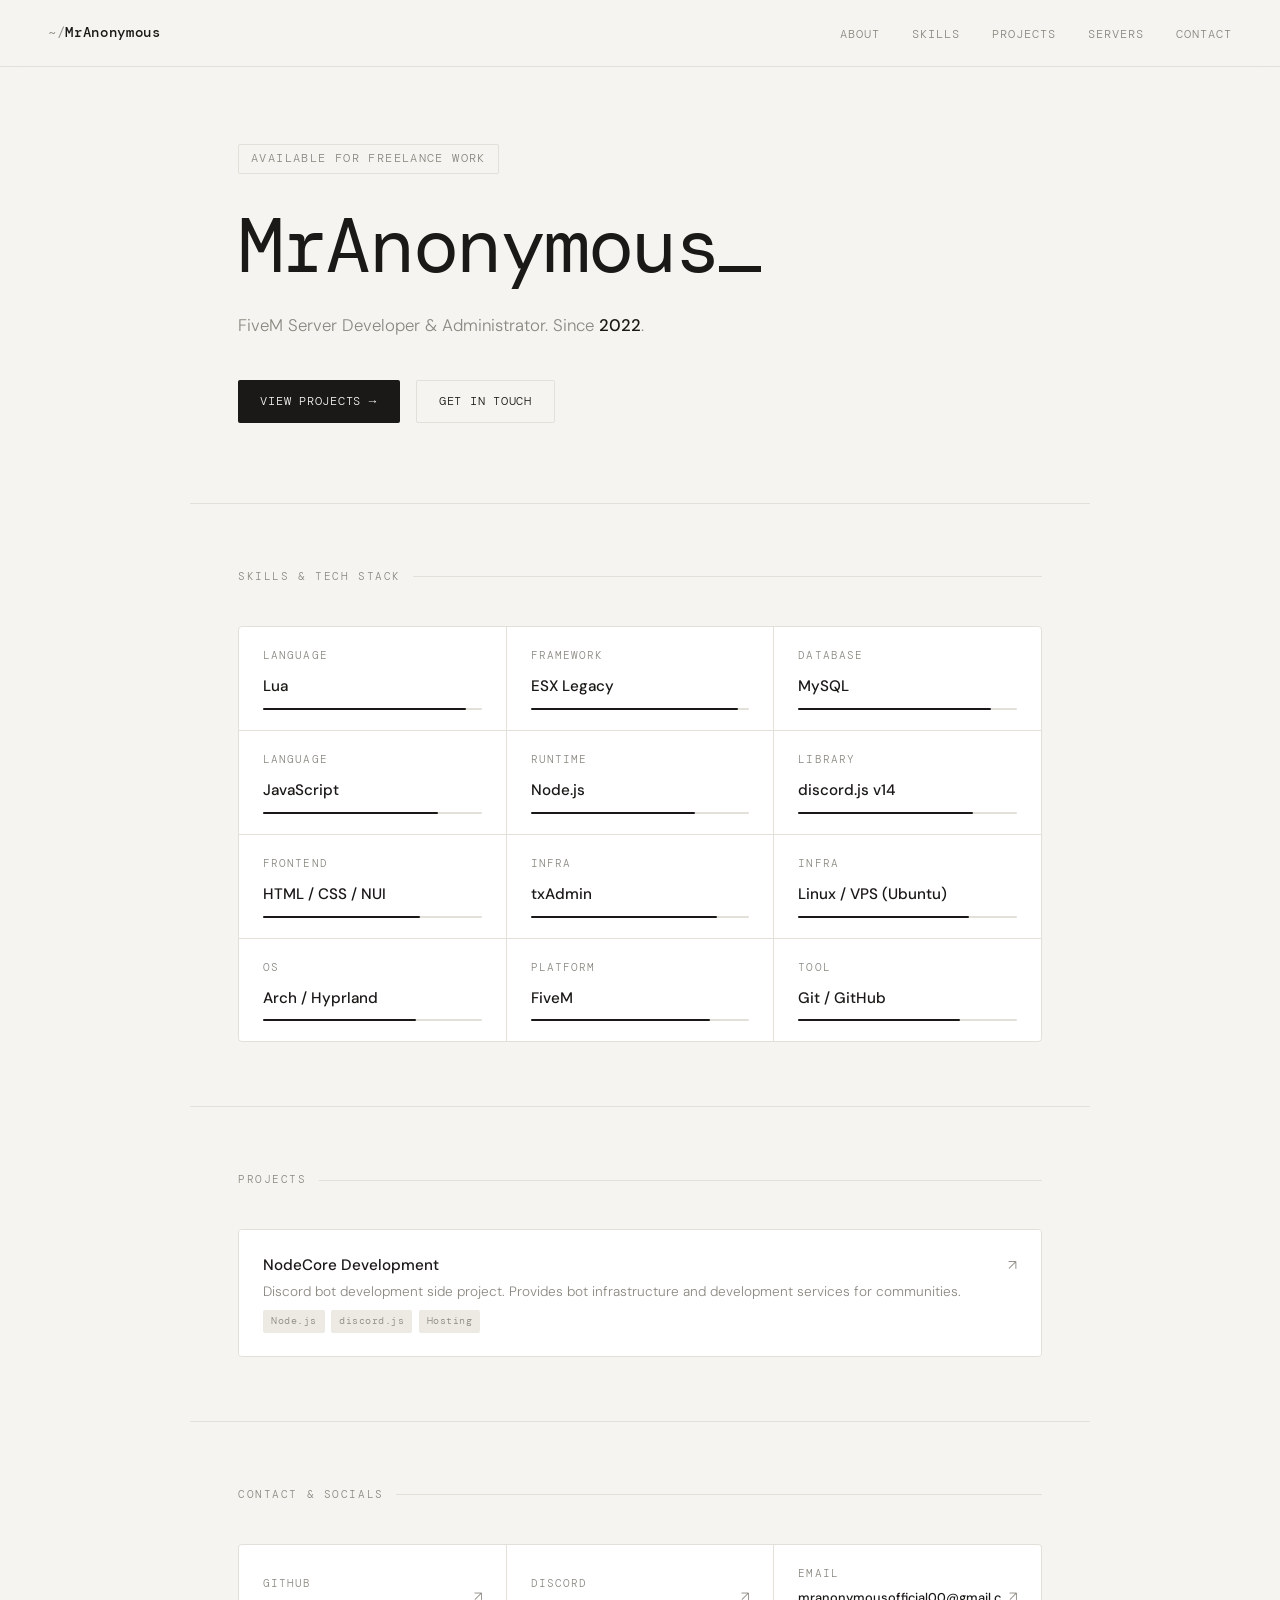
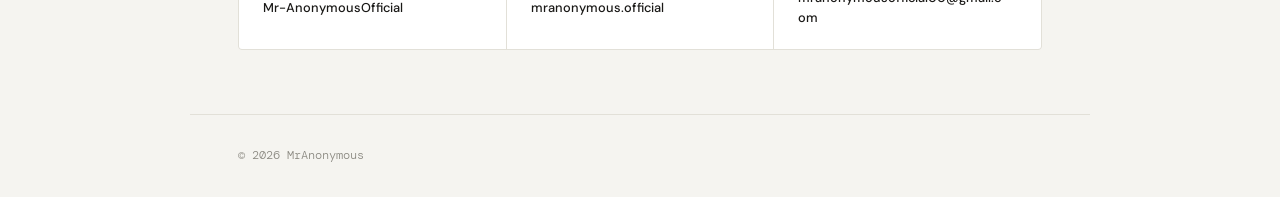
<file: index.html>
<!DOCTYPE html>
<html lang="el">
<head>
  <meta charset="UTF-8">
  <meta name="viewport" content="width=device-width, initial-scale=1.0">
  <link rel="icon" type="image/png" href="img/img1.png">
  <title>MrAnonymous</title>
  <link rel="preconnect" href="https://fonts.googleapis.com">
  <link href="https://fonts.googleapis.com/css2?family=DM+Mono:wght@300;400;500&family=DM+Sans:wght@300;400;500&display=swap" rel="stylesheet">
  <link rel="stylesheet" href="style.css">
</head>
<body>
  

<nav>
  <div class="nav-logo">~/<span>MrAnonymous</span></div>
  <ul class="nav-links">
    <li><a href="#about">About</a></li>
    <li><a href="#skills">Skills</a></li>
    <li><a href="#projects">Projects</a></li>
    <li><a href="#servers">Servers</a></li>
    <li><a href="#contact">Contact</a></li>
  </ul>
</nav>

<div id="main-content"></div>

<footer>
  <div class="footer-right">© 2026 MrAnonymous</div>
</footer>

<template data-section="hero">
  <div class="hero fade-in" id="about">
    <div class="hero-tag">Available for freelance work</div>
    <h1>MrAnonymous<span class="underscore"></span></h1>
    <p class="hero-bio">
      FiveM Server Developer &amp; Administrator.
      Since <strong>2022</strong>.
    </p>
    <div class="hero-cta">
      <a href="#projects" class="btn btn-primary">View Projects →</a>
      <a href="#contact" class="btn btn-secondary">Get in touch</a>
    </div>
  </div>
</template>

<template data-section="skills">
  <section id="skills" class="fade-in">
    <div class="section-label">Skills &amp; Tech Stack</div>
    <div class="skills-grid">
   <div class="skill-card"><div class="skill-cat">Language</div><div class="skill-name">Lua</div><div class="skill-bar-wrap"><div class="skill-bar" style="width:93%"></div></div></div>
    <div class="skill-card"><div class="skill-cat">Framework</div><div class="skill-name">ESX Legacy</div><div class="skill-bar-wrap"><div class="skill-bar" style="width:95%"></div></div></div>
    <div class="skill-card"><div class="skill-cat">Database</div><div class="skill-name">MySQL</div><div class="skill-bar-wrap"><div class="skill-bar" style="width:88%"></div></div></div>
    <div class="skill-card"><div class="skill-cat">Language</div><div class="skill-name">JavaScript</div><div class="skill-bar-wrap"><div class="skill-bar" style="width:80%"></div></div></div>
    <div class="skill-card"><div class="skill-cat">Runtime</div><div class="skill-name">Node.js</div><div class="skill-bar-wrap"><div class="skill-bar" style="width:75%"></div></div></div>
    <div class="skill-card"><div class="skill-cat">Library</div><div class="skill-name">discord.js v14</div><div class="skill-bar-wrap"><div class="skill-bar" style="width:80%"></div></div></div>
    <div class="skill-card"><div class="skill-cat">Frontend</div><div class="skill-name">HTML / CSS / NUI</div><div class="skill-bar-wrap"><div class="skill-bar" style="width:72%"></div></div></div>
    <div class="skill-card"><div class="skill-cat">Infra</div><div class="skill-name">txAdmin </div><div class="skill-bar-wrap"><div class="skill-bar" style="width:85%"></div></div></div>
    <div class="skill-card"><div class="skill-cat">Infra</div><div class="skill-name">Linux / VPS (Ubuntu)</div><div class="skill-bar-wrap"><div class="skill-bar" style="width:78%"></div></div></div>
    <div class="skill-card"><div class="skill-cat">OS</div><div class="skill-name">Arch / Hyprland</div><div class="skill-bar-wrap"><div class="skill-bar" style="width:70%"></div></div></div>
    <div class="skill-card"><div class="skill-cat">Platform</div><div class="skill-name">FiveM </div><div class="skill-bar-wrap"><div class="skill-bar" style="width:82%"></div></div></div>
    <div class="skill-card"><div class="skill-cat">Tool</div><div class="skill-name">Git / GitHub</div><div class="skill-bar-wrap"><div class="skill-bar" style="width:74%"></div></div></div>
    </div>
  </section>
</template>

<template data-section="projects">
  <section id="projects" class="fade-in">
    <div class="section-label">Projects</div>
    <div class="projects-list">
      <div class="project-row">
        <div>
          <div class="project-name">NodeCore Development</div>
          <div class="project-desc">Discord bot development side project. Provides bot infrastructure and development services for communities.</div>          <div class="project-tags"><span class="tag">Node.js</span><span class="tag">discord.js</span><span class="tag">Hosting</span></div>
        </div>
        <div class="project-arrow">↗</div>
      </div>
      </a>
    </div>
  </section>
</template>

<!-- <template data-section="servers">
  <section id="servers" class="fade-in">
    <div class="section-label">Server Status</div>
    <div class="servers-grid" id="servers-grid"></div>
  </section>
</template> -->

<template data-section="contact">
  <section id="contact" class="fade-in">
    <div class="section-label">Contact &amp; Socials</div>
    <div class="contact-grid">
      <a class="contact-link" href="https://github.com/Mr-AnonymousOfficial" target="_blank">
        <div class="contact-label-wrap"><div class="contact-platform">GitHub</div><div class="contact-handle">Mr-AnonymousOfficial</div></div>
        <div class="contact-arr">↗</div>
      </a>
      <a class="contact-link" href="https://discord.com/users/mranonymous.official" target="_blank">
      <div class="contact-label-wrap"><div class="contact-platform">Discord</div><div class="contact-handle">mranonymous.official</div></div>        <div class="contact-arr">↗</div>
      </a>
      <a class="contact-link" href="mailto:mranonymousofficial00@gmail.com">
        <div class="contact-label-wrap"><div class="contact-platform">Email</div><div class="contact-handle">mranonymousofficial00@gmail.com</div></div>
        <div class="contact-arr">↗</div>
      </a>
    </div>
  </section>
</template>

<script src="main.js"></script>
</body>
</html>
</file>
<file: style.css>
*, *::before, *::after { box-sizing: border-box; margin: 0; padding: 0; }

:root {
  --bg: #f5f4f0;
  --surface: #ffffff;
  --border: #e2e0d8;
  --text: #1a1917;
  --muted: #8a8880;
  --accent: #1a1917;
  --tag-bg: #eceae3;
  --online: #2d7a4f;
  --offline: #c0392b;
  --mono: 'DM Mono', monospace;
  --sans: 'DM Sans', sans-serif;
}

html { scroll-behavior: smooth; }

body {
  background: var(--bg);
  color: var(--text);
  font-family: var(--sans);
  font-weight: 300;
  line-height: 1.6;
  min-height: 100vh;
}

/* NAV */
nav {
  position: fixed; top: 0; left: 0; right: 0; z-index: 100;
  display: flex; align-items: center; justify-content: space-between;
  padding: 1.25rem 3rem;
  background: rgba(245,244,240,0.92);
  backdrop-filter: blur(8px);
  border-bottom: 1px solid var(--border);
}
.nav-logo {
  font-family: var(--mono);
  font-size: 0.85rem;
  letter-spacing: 0.05em;
  color: var(--muted);
}
.nav-logo span { color: var(--text); font-weight: 500; }
.nav-links { display: flex; gap: 2rem; list-style: none; }
.nav-links a {
  font-family: var(--mono);
  font-size: 0.78rem;
  letter-spacing: 0.08em;
  text-decoration: none;
  color: var(--muted);
  text-transform: uppercase;
  transition: color 0.2s;
}
.nav-links a:hover { color: var(--text); }

/* HERO */
.hero {
  padding: 9rem 3rem 5rem;
  max-width: 900px;
  margin: 0 auto;
}
.hero-tag {
  display: inline-block;
  font-family: var(--mono);
  font-size: 0.72rem;
  letter-spacing: 0.12em;
  text-transform: uppercase;
  color: var(--muted);
  border: 1px solid var(--border);
  padding: 0.3rem 0.75rem;
  border-radius: 2px;
  margin-bottom: 2rem;
}
.hero h1 {
  font-family: var(--mono);
  font-size: clamp(2.8rem, 6vw, 5rem);
  font-weight: 400;
  line-height: 1.05;
  letter-spacing: -0.03em;
  margin-bottom: 1.5rem;
}
.hero h1 .underscore {
  display: inline-block;
  width: 0.55em; height: 0.07em;
  background: var(--text);
  vertical-align: baseline;
  margin-bottom: 0.5px;
  animation: blink 1.1s step-end infinite;
}
@keyframes blink { 0%,100%{opacity:1} 50%{opacity:0} }
.hero-bio {
  font-size: 1.05rem;
  color: var(--muted);
  max-width: 520px;
  line-height: 1.75;
  margin-bottom: 2.5rem;
}
.hero-bio strong { color: var(--text); font-weight: 500; }
.hero-cta { display: flex; gap: 1rem; flex-wrap: wrap; }
.btn {
  font-family: var(--mono);
  font-size: 0.78rem;
  letter-spacing: 0.06em;
  text-transform: uppercase;
  text-decoration: none;
  padding: 0.65rem 1.4rem;
  border-radius: 2px;
  transition: all 0.18s;
  cursor: pointer;
  border: none;
  display: inline-flex; align-items: center; gap: 0.5rem;
}
.btn-primary {
  background: var(--text);
  color: var(--bg);
}
.btn-primary:hover { opacity: 0.85; }
.btn-secondary {
  background: transparent;
  color: var(--text);
  border: 1px solid var(--border);
}
.btn-secondary:hover { background: var(--tag-bg); }

/* SECTION */
section {
  max-width: 900px;
  margin: 0 auto;
  padding: 4rem 3rem;
  border-top: 1px solid var(--border);
}
.section-label {
  font-family: var(--mono);
  font-size: 0.7rem;
  letter-spacing: 0.14em;
  text-transform: uppercase;
  color: var(--muted);
  margin-bottom: 2.5rem;
  display: flex; align-items: center; gap: 0.75rem;
}
.section-label::after {
  content: '';
  flex: 1; height: 1px;
  background: var(--border);
}

/* SKILLS */
.skills-grid {
  display: grid;
  grid-template-columns: repeat(auto-fill, minmax(200px, 1fr));
  gap: 1px;
  background: var(--border);
  border: 1px solid var(--border);
  border-radius: 4px;
  overflow: hidden;
}
.skill-card {
  background: var(--surface);
  padding: 1.25rem 1.5rem;
  transition: background 0.15s;
}
.skill-card:hover { background: var(--tag-bg); }
.skill-cat {
  font-family: var(--mono);
  font-size: 0.68rem;
  letter-spacing: 0.1em;
  text-transform: uppercase;
  color: var(--muted);
  margin-bottom: 0.6rem;
}
.skill-name {
  font-size: 0.95rem;
  font-weight: 500;
  color: var(--text);
}
.skill-bar-wrap {
  margin-top: 0.6rem;
  height: 2px;
  background: var(--border);
  border-radius: 1px;
}
.skill-bar {
  height: 100%;
  background: var(--text);
  border-radius: 1px;
  transition: width 1s ease;
}

/* PROJECTS */
.projects-list { display: flex; flex-direction: column; gap: 1px; background: var(--border); border: 1px solid var(--border); border-radius: 4px; overflow: hidden; }
.project-row {
  background: var(--surface);
  padding: 1.4rem 1.5rem;
  display: grid;
  grid-template-columns: 1fr auto;
  align-items: start;
  gap: 1rem;
  transition: background 0.15s;
  text-decoration: none;
  color: inherit;
}
.project-row:hover { background: var(--tag-bg); }
.project-name {
  font-weight: 500;
  font-size: 0.95rem;
  margin-bottom: 0.3rem;
  color: var(--text);
}
.project-desc { font-size: 0.85rem; color: var(--muted); line-height: 1.5; }
.project-tags { display: flex; gap: 0.4rem; flex-wrap: wrap; margin-top: 0.5rem; }
.tag {
  font-family: var(--mono);
  font-size: 0.65rem;
  letter-spacing: 0.05em;
  background: var(--tag-bg);
  color: var(--muted);
  padding: 0.2rem 0.5rem;
  border-radius: 2px;
}
.project-arrow {
  font-size: 0.9rem;
  color: var(--muted);
  margin-top: 0.1rem;
  flex-shrink: 0;
}

/* SERVERS */
.servers-grid { display: grid; grid-template-columns: repeat(auto-fill, minmax(200px, 1fr)); gap: 1px; background: var(--border); border: 1px solid var(--border); border-radius: 4px; overflow: hidden; }
.server-card { background: var(--surface); padding: 1.25rem 1.5rem; }
.server-top { display: flex; align-items: center; justify-content: space-between; margin-bottom: 0.5rem; }
.server-game {
  font-family: var(--mono);
  font-size: 0.68rem;
  letter-spacing: 0.1em;
  text-transform: uppercase;
  color: var(--muted);
}
.status-dot {
  width: 7px; height: 7px;
  border-radius: 50%;
  background: var(--muted);
  flex-shrink: 0;
}
.status-dot.online { background: var(--online); box-shadow: 0 0 0 2px rgba(45,122,79,0.18); }
.status-dot.offline { background: var(--offline); }
.server-name { font-weight: 500; font-size: 0.92rem; margin-bottom: 0.3rem; }
.server-players { font-size: 0.8rem; color: var(--muted); font-family: var(--mono); }
.server-refresh {
  margin-top: 2rem;
  font-family: var(--mono);
  font-size: 0.72rem;
  color: var(--muted);
  display: flex; align-items: center; gap: 0.5rem;
}
#refresh-time { color: var(--text); }

/* CONTACT */
.contact-grid { display: grid; grid-template-columns: repeat(auto-fill, minmax(260px, 1fr)); gap: 1px; background: var(--border); border: 1px solid var(--border); border-radius: 4px; overflow: hidden; }
.contact-link {
  background: var(--surface);
  padding: 1.25rem 1.5rem;
  text-decoration: none;
  color: var(--text);
  display: flex; align-items: center; justify-content: space-between;
  transition: background 0.15s;
}
.contact-link:hover { background: var(--tag-bg); }
.contact-platform { font-family: var(--mono); font-size: 0.68rem; letter-spacing: 0.1em; text-transform: uppercase; color: var(--muted); margin-bottom: 0.35rem; }
.contact-handle { font-weight: 500; font-size: 0.8rem; word-break: break-all; }
.contact-arr { color: var(--muted); font-size: 0.85rem; }

/* FOOTER */
footer {
  max-width: 900px;
  margin: 0 auto;
  padding: 2rem 3rem;
  border-top: 1px solid var(--border);
  display: flex;
  align-items: center;
  justify-content: space-between;
}
.footer-left { font-family: var(--mono); font-size: 0.72rem; color: var(--muted); }
.footer-right { font-family: var(--mono); font-size: 0.72rem; color: var(--muted); }

/* ANIMATIONS */
.fade-in { opacity: 0; transform: translateY(14px); transition: opacity 0.5s ease, transform 0.5s ease; }
.fade-in.visible { opacity: 1; transform: translateY(0); }

@media(max-width: 600px) {
  nav { padding: 1rem 1.25rem; }
  .nav-links { gap: 1.25rem; }
  .hero, section, footer { padding-left: 1.25rem; padding-right: 1.25rem; }
  .hero { padding-top: 7rem; }
}
</file>
